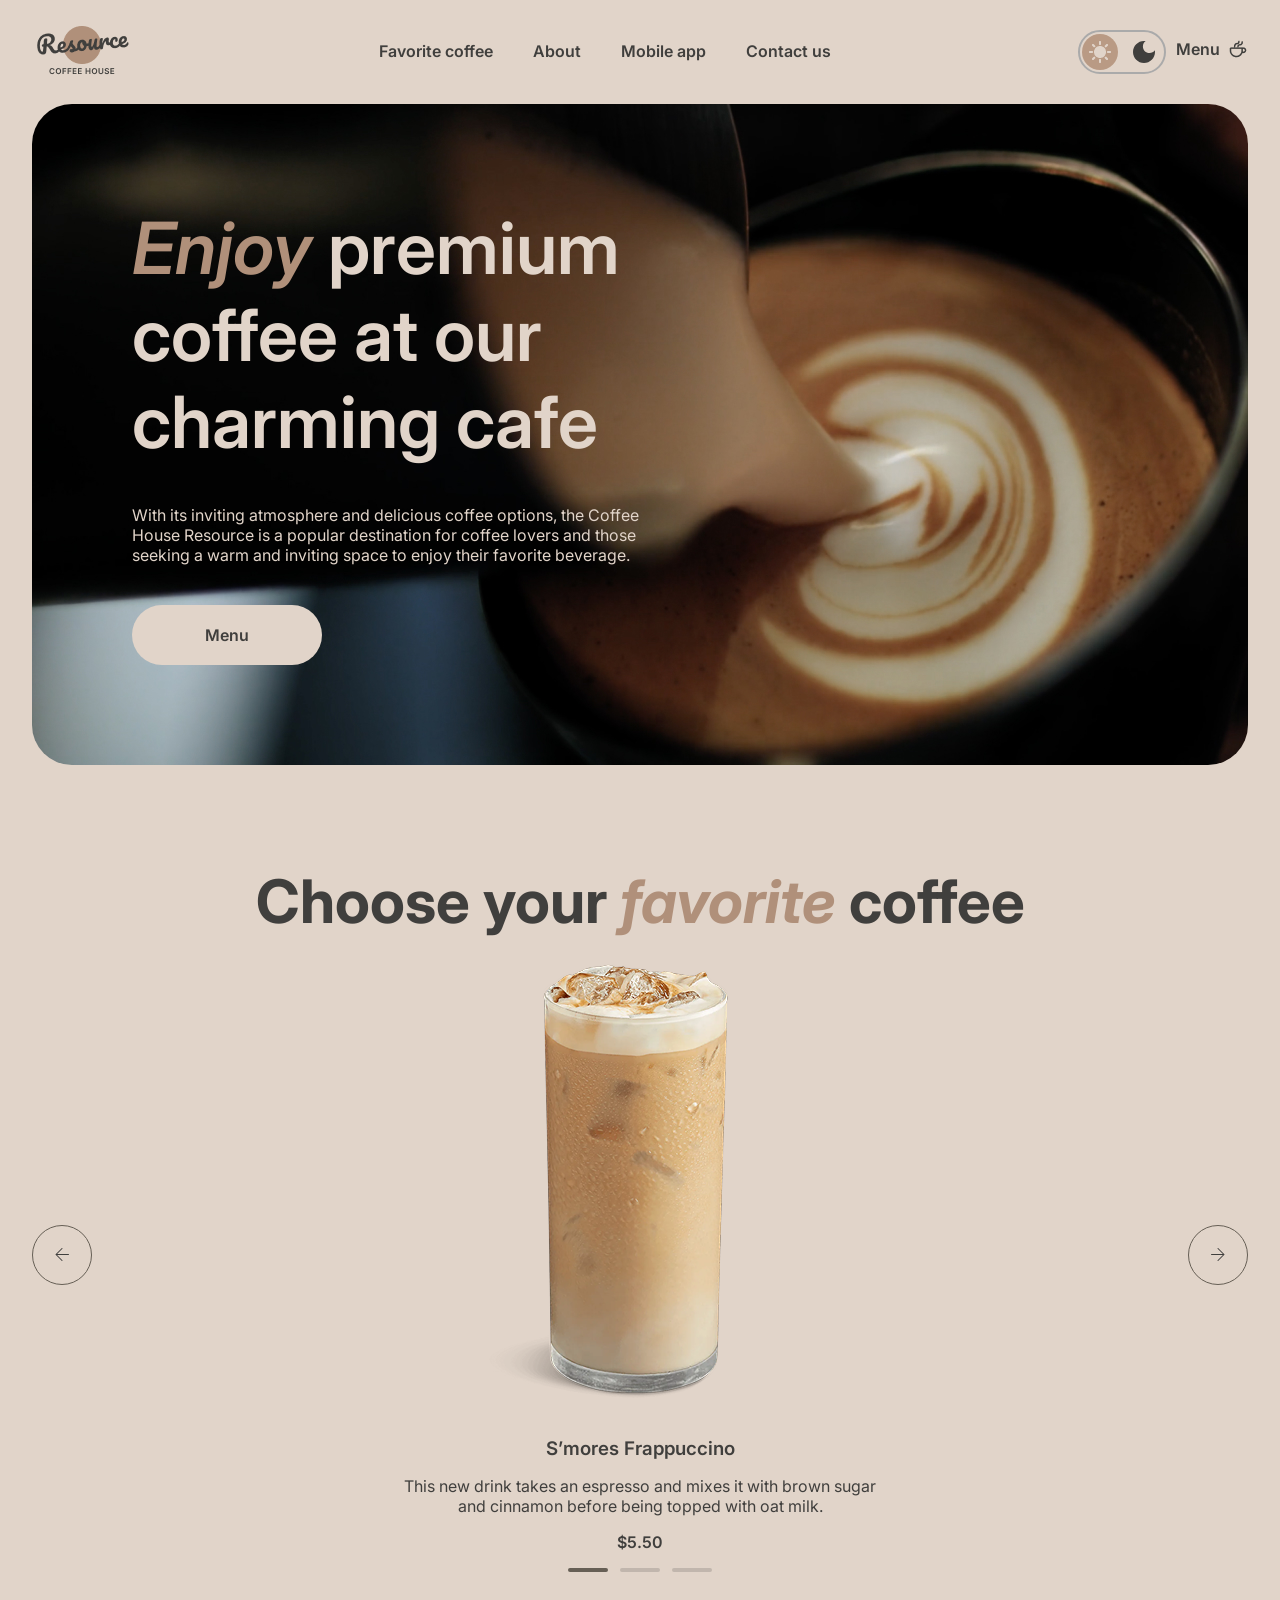
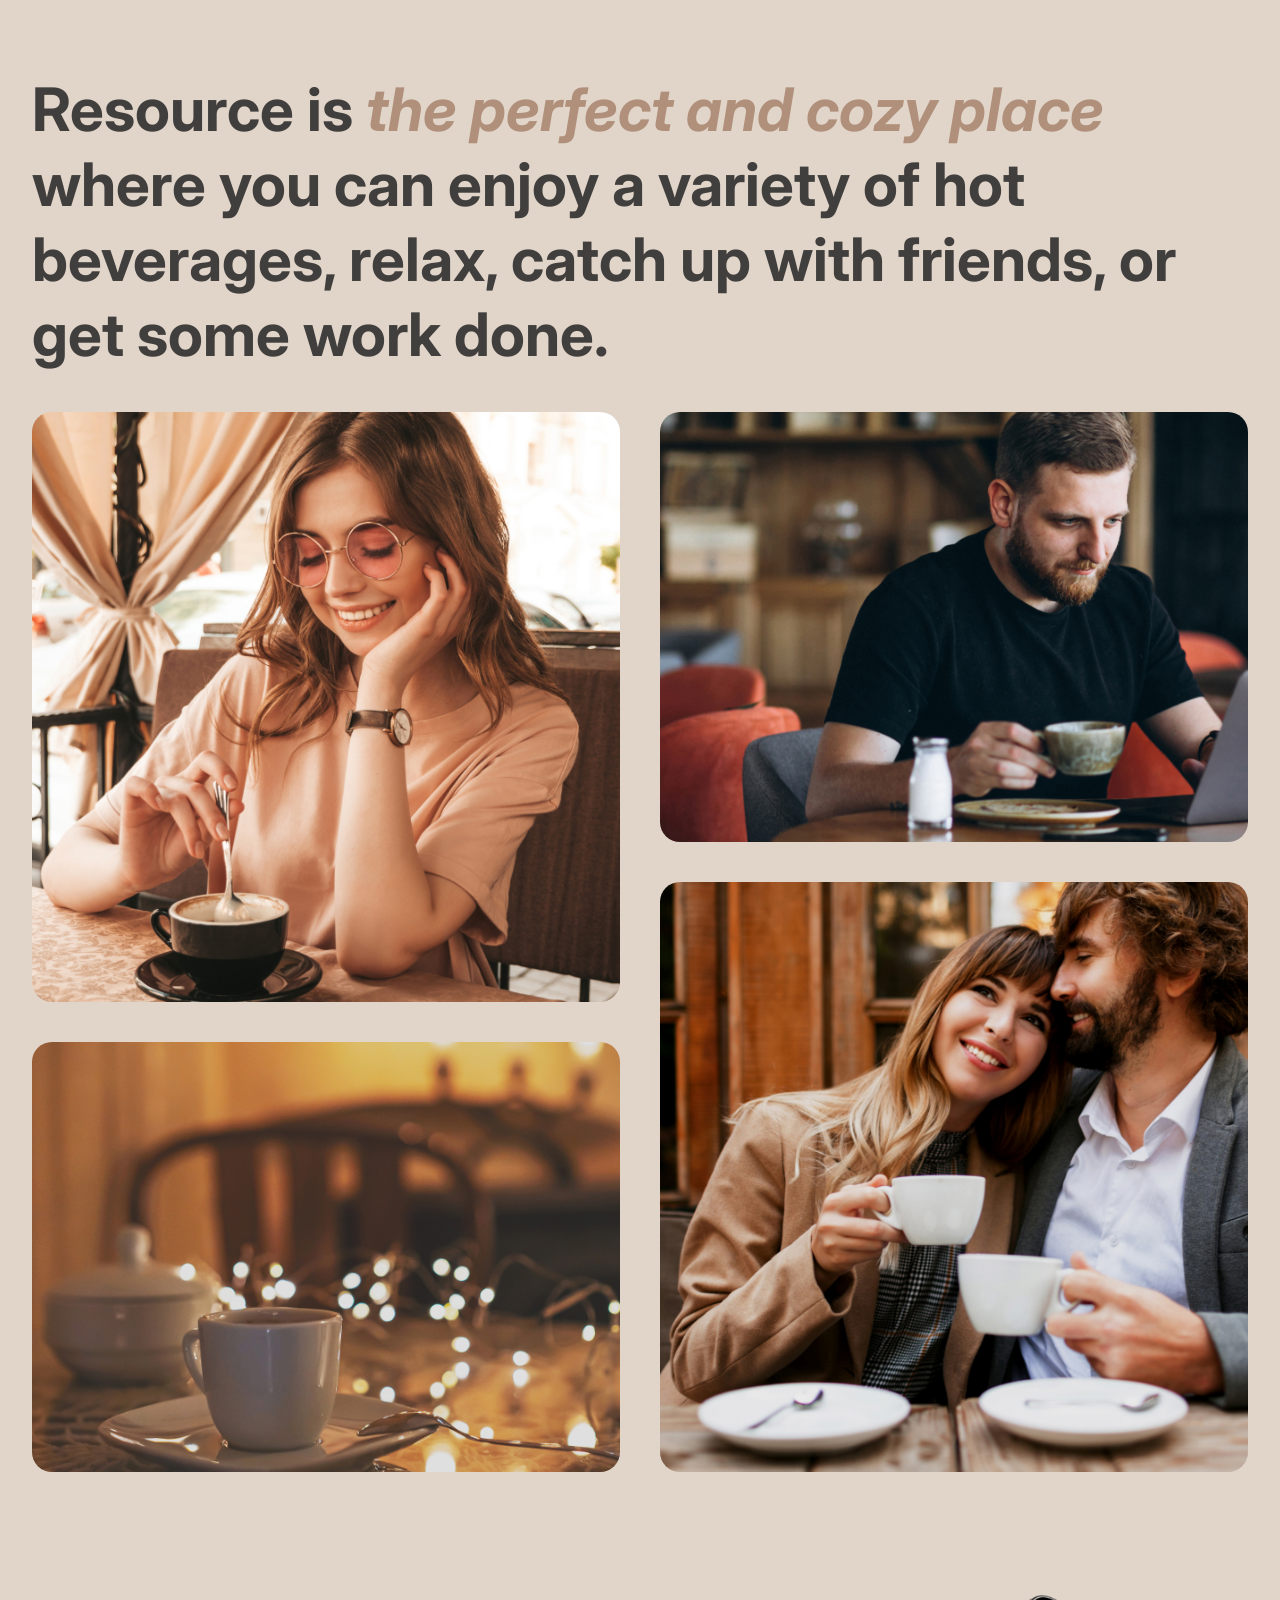
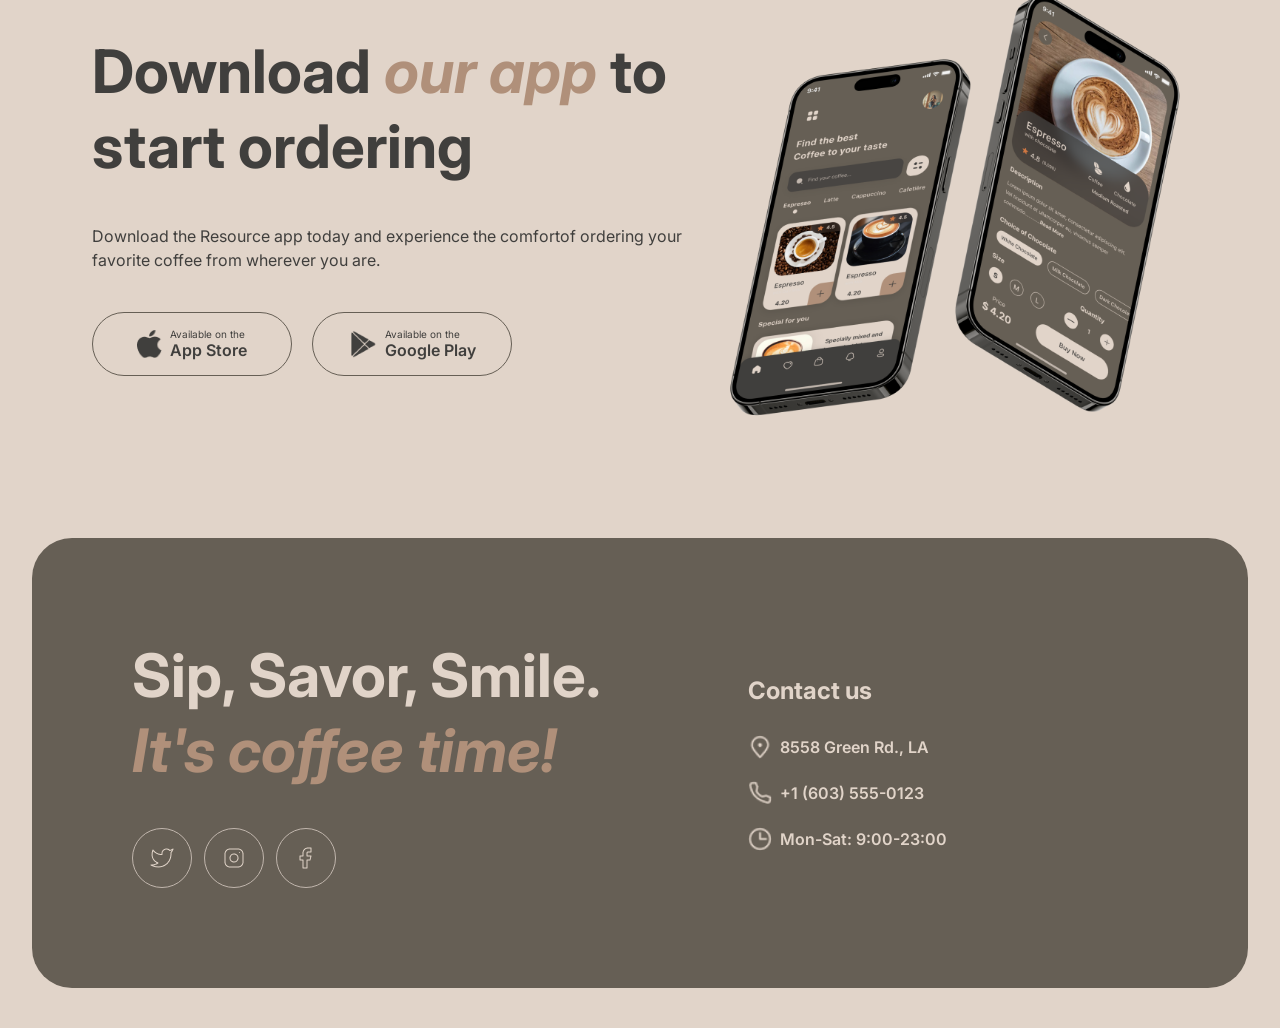
<file: index.html>
<!DOCTYPE html>
<html lang="en">
<head>
    <meta charset="UTF-8">
    <meta name="viewport" content="width=device-width, initial-scale=1.0">
    <link rel="shortcut icon" href="./images/cup.png" type="image/x-icon">
    <link rel="stylesheet" href="./styles/style.css">
    <title>Resource</title>
</head>
<body>
    <div class="burger_menu">
        <div class="burger_links">
            <a href="#favourite">Favorite coffee</a>
            <a href="#about">About</a>
            <a href="#mobile">Mobile app</a>
            <a href="#contact">Contact us</a>
            <a href="./menu.html">Menu</a>
        </div>
    </div>
    <header>
        <div class="container">
            <nav>
                <div class="logo"><img src="./images/logo.png" alt="logo"></div>
                <div class="nav_links">
                    <a href="#favourite">Favorite coffee</a>
                    <a href="#about">About</a>
                    <a href="#mobile">Mobile app</a>
                    <a href="#contact">Contact us</a>
                </div>
                <div class="settings">
                    <div class="theme" id="theme">
                        <div class="hover_circle"></div>
                        <div class="theme_circle"></div>
                        <div class="icons">
                            <div class="icon"><img src="./images/Sun.png" alt="Sun"></div>
                            <div class="icon moon"><img src="./images/Moon.svg" alt="Moon"></div>
                        </div>
                    </div>
                    <div class="menu_cup">
                        <a href="./menu.html">Menu</a>
                        <div class="cup"><img src="./images/coffee-cup.png" alt="coffy-cup"></div>
                    </div>
                    <div class="burger">
                        <span></span>
                        <span></span>
                    </div>
                </div>
            </nav>
        </div>
    </header>
    <main>
        <div class="container">
            <section class="intro">
                <h1><span>Enjoy</span> premium coffee at our charming cafe</h1>
                <p>With its inviting atmosphere and delicious coffee options, the Coffee House Resource is a popular destination for coffee lovers and those seeking a warm and inviting space to enjoy their favorite beverage.</p>
                <a href="#">
                    <span class="text">Menu</span>
                    <span class="icon">
                        <img src="./images/coffee-cup.png" alt="coffee-cup">
                    </span>
                </a>
            </section>
            <section class="favourite_coffee" id="favourite">
                <h2>Choose your <span>favorite</span> coffee</h2>
                <div class="swap_block">
                    <div class="swap swap_prewious"><img src="./images/arrow.png" alt="arrow"></div>
                    <div class="coffee">
                        <div class="img"><img src="./images/coffee-slider-1.png" alt="coffee-slider"></div>
                        <h3>S’mores Frappuccino</h3>
                        <p>This new drink takes an espresso and mixes it with brown sugar and cinnamon before being topped with oat milk.</p>
                        <p class="price">$5.50</p>
                        <div class="slide_indicator">
                            <div class="indicator active"></div>
                            <div class="indicator"></div>
                            <div class="indicator"></div>
                        </div>
                    </div>
                    <div class="swap swap_next"><img src="./images/arrow.png" alt="arrow"></div>
                </div>
            </section>
            <section class="collage" id="about">
                <h2>Resource is <span>the perfect and cozy place</span> where you can enjoy a variety of hot beverages, relax, catch up with friends, or get some work done.</h2>
                <div class="collage_images">
                    <div class="collage_images_part">
                        <div class="collage_image">
                            <img src="./images/about-1.jpg" alt="about-1">
                        </div>
                        <div class="collage_image">
                            <img src="./images/about-2.jpg" alt="about-2">
                        </div>
                    </div>
                    <div class="collage_images_part">
                        <div class="collage_image">
                            <img src="./images/about-3.jpg" alt="about-3">
                        </div>
                        <div class="collage_image">
                            <img src="./images/about-4.jpg" alt="about-4">
                        </div>
                    </div>
                </div>
            </section>
            <section class="download" id="mobile">
                <div class="download_text">
                    <h2>Download <span>our app</span> to start ordering</h2>
                    <p>Download the Resource app today and experience the comfortof ordering your favorite coffee from wherever you are.</p>
                    <div class="download_buttons">
                        <a href="#" class="download_button">
                            <img src="./images/apple.png" alt="App Store">
                            <span>
                                <small>Available on the</small>
                                App Store
                            </span>
                        </a>
                        <a href="#" class="download_button">
                            <img src="./images/play_market.png" alt="Google Play">
                            <span>
                                <small>Available on the</small>
                                Google Play
                            </span>
                        </a>
                    </div>
                </div>
                <div class="download_image">
                    <img src="./images/mobile-screens.png" alt="Mobile application">
                </div>
            </section>
        </div>
    </main>
    <footer>
        <div class="container">
            <div class="footer" id="contact">
                <div class="footer_left">
                    <h2>
                        Sip, Savor, Smile.<br>
                        <span>It's coffee time!</span>
                    </h2>
                    <div class="socials">
                        <a href="#">
                            <img src="./images/twitter.png" alt="Twitter">
                        </a>
                        <a href="#">
                            <img src="./images/instagram.png" alt="Instagram">
                        </a>
                        <a href="#">
                            <img src="./images/facebook.png" alt="Facebook">
                        </a>
                    </div>
                </div>
                <div class="footer_contact">
                    <h3>Contact us</h3>
                    <a href="https://www.google.com/maps?q">
                        <img src="./images/pin-alt.png" alt="pin-alt">
                        8558 Green Rd., LA
                    </a>
                    <a href="tel:+16035550123">
                        <img src="./images/phone.png" alt="phone">
                        +1 (603) 555-0123
                    </a>
                    <p>
                        <img src="./images/clock.png" alt="clock">
                        Mon-Sat: 9:00-23:00
                    </p>
                </div>
            </div>
        </div>
    </footer>
    <script src="./scripts/script.js"></script>
    <script src="./scripts/index.js"></script>
</body>
</html>
</file>
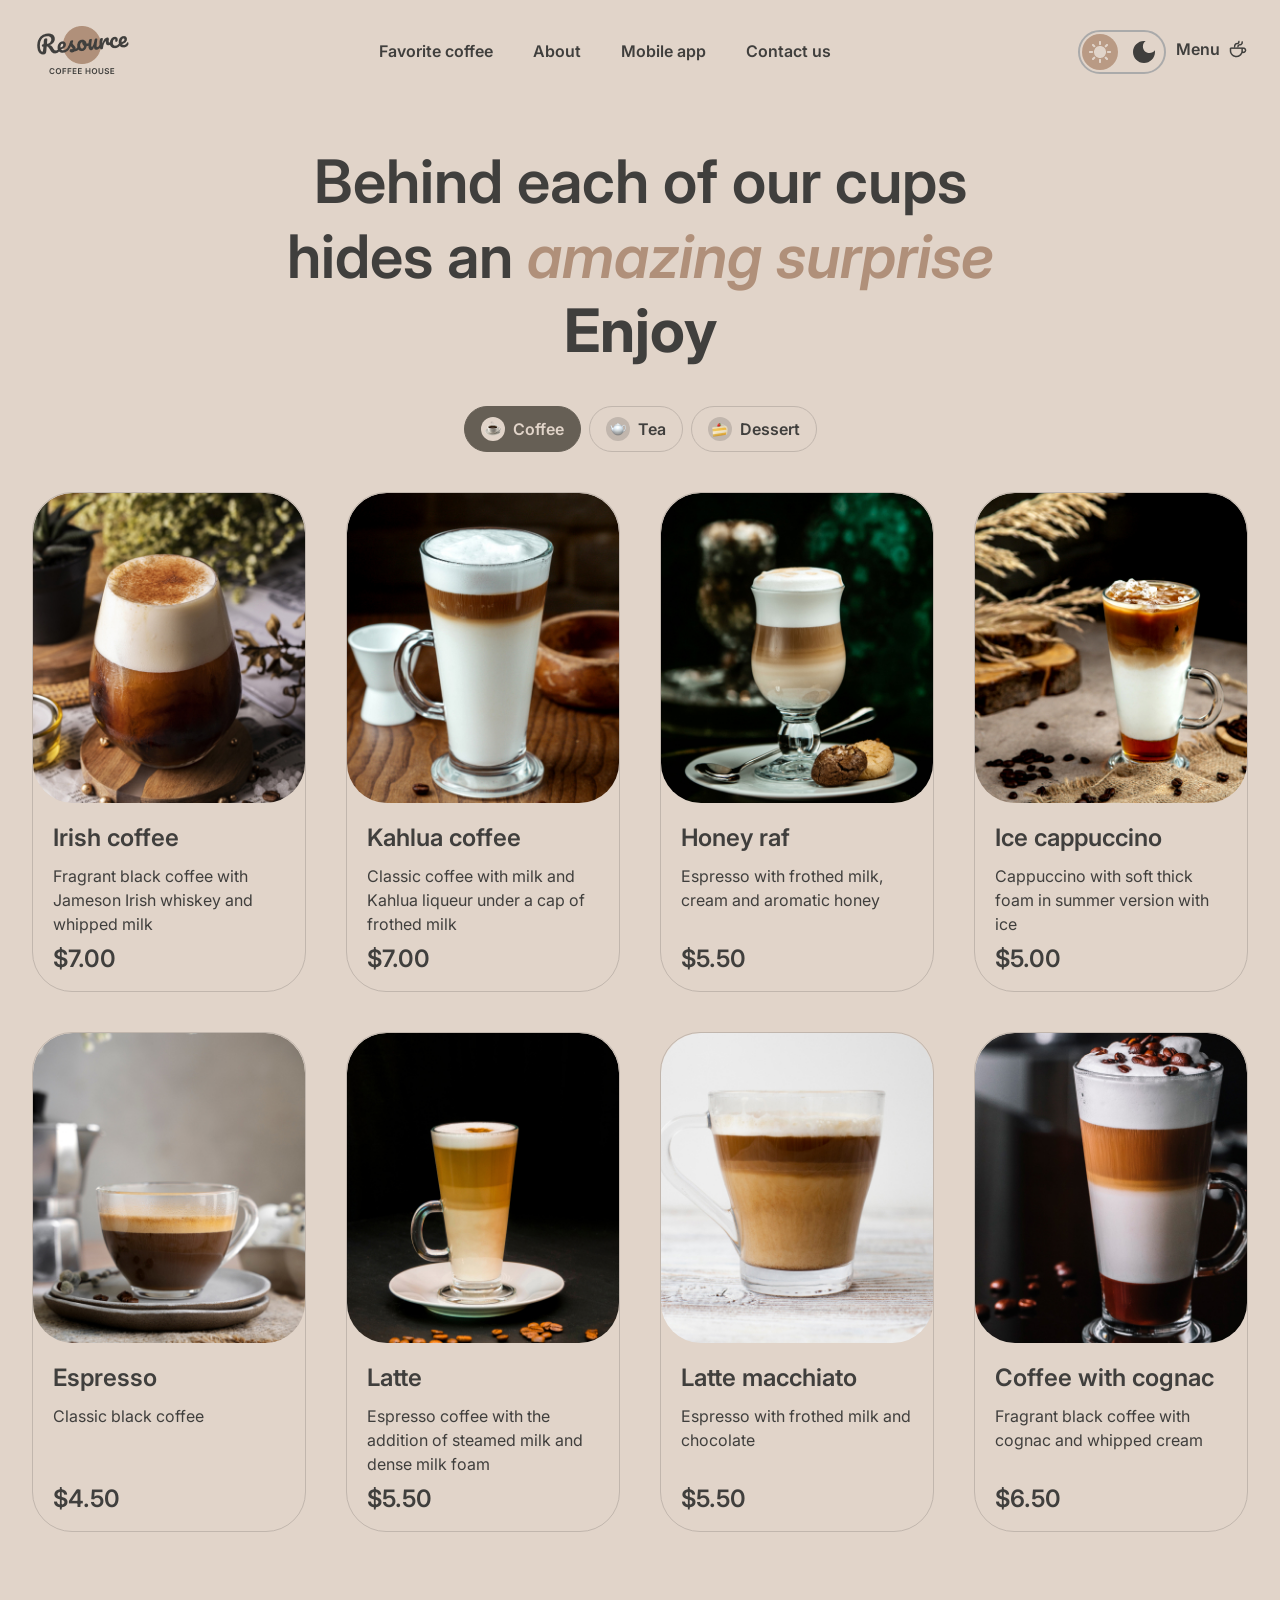
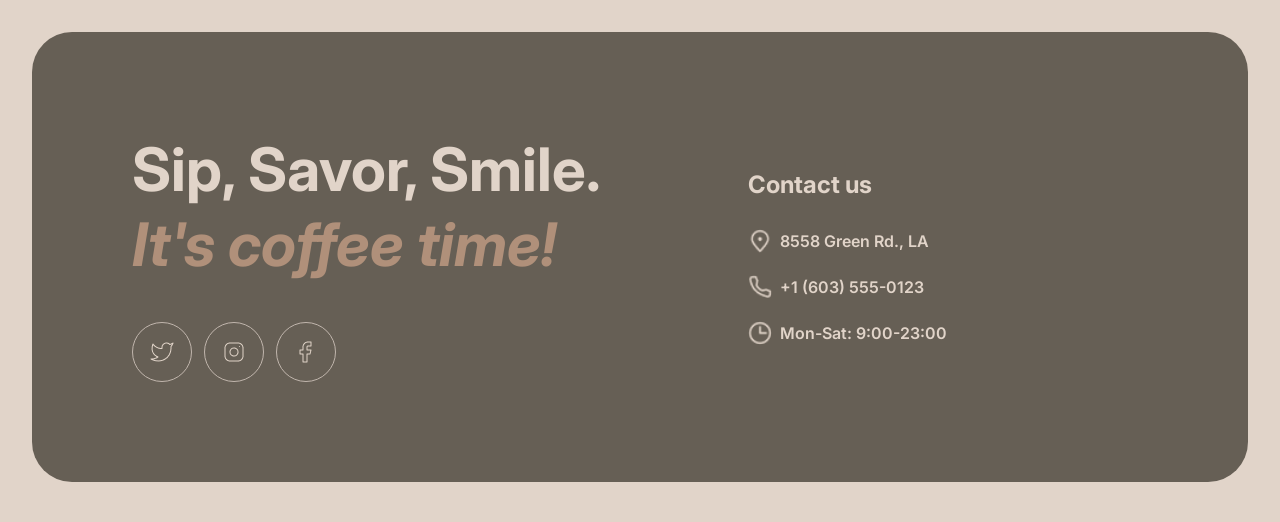
<file: menu.html>
<!DOCTYPE html>
<html lang="en">
<head>
    <meta charset="UTF-8">
    <meta name="viewport" content="width=device-width, initial-scale=1.0">
    <link rel="shortcut icon" href="./images/cup.png" type="image/x-icon">
    <link rel="stylesheet" href="./styles/style.css">
    <title>Menu</title>
</head>
<body>
    <div class="menu_modal">
        <div class="modal">
            <div class="modal_image">
                <img src="./images/menu/coffee-1.jpg" alt="Irish coffee">
            </div>
            <div class="modal_content">
                <h3>Irish coffee</h3>
                <p>Fragrant black coffee with Jameson Irish whiskey and whipped milk</p>
                <div class="modal_option">
                    <span>Size</span>
                    <div class="modal_buttons">
                        <button class="modal_button sizeS_btn active">
                            <span>S</span>
                            <p class="sizeS">300 ml</p>
                        </button>
                        <button class="modal_button sizeM_btn">
                            <span>M</span>
                            <p class="sizeM">300 ml</p>
                        </button>
                        <button class="modal_button sizeL_btn">
                            <span>L</span>
                            <p class="sizeL">300 ml</p>
                        </button>
                    </div>
                </div>
                <div class="modal_option">
                    <span>Additives</span>
                    <div class="modal_buttons additives"></div>
                </div>
                <div class="modal_total">
                    <span>Total:</span>
                    <span class="price">$7.00</span>
                </div>
                <div class="modal_info">
                    <span>ⓘ</span>
                    <p>The cost is not final. Download our mobile app to see the final price and place your order. Earn loyalty points and enjoy your favorite coffee with up to 20% discount.</p>
                </div>
                <button class="modal_close">Close</button>
            </div>
        </div>
    </div>
    <div class="burger_menu">
        <div class="burger_links">
            <a href="./index.html#favourite">Favorite coffee</a>
            <a href="./index.html#about">About</a>
            <a href="./index.html#mobile">Mobile app</a>
            <a href="./index.html#contact">Contact us</a>
            <a href="./menu.html">Menu</a>
        </div>
    </div>
    <header>
        <div class="container">
            <nav>
                <a href="./index.html">
                    <div class="logo">
                        <img src="./images/logo.png" alt="logo">
                    </div>
                </a>
                <div class="nav_links">
                    <a href="./index.html#favourite">Favorite coffee</a>
                    <a href="./index.html#about">About</a>
                    <a href="./index.html#mobile">Mobile app</a>
                    <a href="./index.html#contact">Contact us</a>
                </div>
                <div class="settings">
                    <div class="theme" id="theme">
                        <div class="hover_circle"></div>
                        <div class="theme_circle"></div>
                        <div class="icons">
                            <div class="icon">
                                <img src="./images/Sun.png" alt="Sun">
                            </div>
                            <div class="icon">
                                <img class="moon" src="./images/Moon.svg" alt="Moon">
                            </div>
                        </div>
                    </div>
                    <div class="menu_cup">
                        <a href="#">Menu</a>
                        <div class="cup">
                            <img src="./images/coffee-cup.png" alt="coffee cup">
                        </div>
                    </div>
                    <div class="burger">
                        <span></span>
                        <span></span>
                    </div>
                </div>
            </nav>
        </div>
    </header>
    <main>
        <div class="container">
            <section class="menu">
                <h1 class="h1_menu">
                    Behind each of our cups
                    hides an <span>amazing surprise</span>
                </h1>
                <h2>Enjoy</h2>
                <div class="menu_categories">
                    <button class="category active" id="coffee">
                        <span class="category_icon"><img src="./images/cup.png" alt="cup"></span>
                        Coffee
                    </button>
                    <button class="category" id="tea">
                        <span class="category_icon"><img src="./images/teapot.png" alt="teapot"></span>
                        Tea
                    </button>
                    <button class="category" id="dessert">
                        <span class="category_icon"><img src="./images/cake.png" alt="cake"></span>
                        Dessert
                    </button>
                </div>
                <div class="menu_cards">
                    <!-- <div class="menu_card">
                        <div class="menu_card_image">
                            <img src="./images/menu/coffee-1.jpg" alt="Irish coffee">
                        </div>
                        <div class="menu_card_content">
                            <h3>Irish coffee</h3>
                            <p>
                                Fragrant black coffee with Jameson Irish whiskey and whipped milk
                            </p>
                            <div class="menu_price">$7.00</div>
                        </div>
                    </div>
                    <div class="menu_card">
                        <div class="menu_card_image">
                            <img src="./images/menu/coffee-2.jpg" alt="Kahlua coffee">
                        </div>
                        <div class="menu_card_content">
                            <h3>Kahlua coffee</h3>
                            <p>
                                Classic coffee with milk and Kahlua liqueur under a cap of frothed milk
                            </p>
                            <div class="menu_price">$7.00</div>
                        </div>
                    </div>
                    <div class="menu_card">
                        <div class="menu_card_image">
                            <img src="./images/menu/coffee-3.jpg" alt="Honey raf">
                        </div>
                        <div class="menu_card_content">
                            <h3>Honey raf</h3>
                            <p>
                                Espresso with frothed milk, cream and aromatic honey
                            </p>
                            <div class="menu_price">$5.50</div>
                        </div>
                    </div>
                    <div class="menu_card">
                        <div class="menu_card_image">
                            <img src="./images/menu/coffee-4.jpg" alt="Ice cappuccino">
                        </div>
                        <div class="menu_card_content">
                            <h3>Ice cappuccino</h3>
                            <p>
                                Cappuccino with soft thick foam in summer version with ice
                            </p>
                            <div class="menu_price">$5.00</div>
                        </div>
                    </div>
                    <div class="menu_card">
                        <div class="menu_card_image">
                            <img src="./images/menu/coffee-5.jpg" alt="Espresso">
                        </div>
                        <div class="menu_card_content">
                            <h3>Espresso</h3>
                            <p>
                                Classic black coffee
                            </p>
                            <div class="menu_price">$4.50</div>
                        </div>
                    </div>
                    <div class="menu_card">
                        <div class="menu_card_image">
                            <img src="./images/menu/coffee-6.jpg" alt="Latte">
                        </div>
                        <div class="menu_card_content">
                            <h3>Latte</h3>
                            <p>
                                Espresso coffee with the addition of steamed milk and dense milk foam
                            </p>
                            <div class="menu_price">$5.50</div>
                        </div>
                    </div>
                    <div class="menu_card">
                        <div class="menu_card_image">
                            <img src="./images/menu/coffee-7.jpg" alt="Latte macchiato">
                        </div>
                        <div class="menu_card_content">
                            <h3>Latte macchiato</h3>
                            <p>
                                Espresso with frothed milk and chocolate
                            </p>
                            <div class="menu_price">$5.50</div>
                        </div>
                    </div>
                    <div class="menu_card">
                        <div class="menu_card_image">
                            <img src="./images/menu/coffee-8.jpg" alt="Coffee with cognac">
                        </div>
                        <div class="menu_card_content">
                            <h3>Coffee with cognac</h3>
                            <p>
                                Fragrant black coffee with cognac and whipped cream
                            </p>
                            <div class="menu_price">$6.50</div>
                        </div>
                    </div> -->
                </div>
                <div class="show_more_flex">
                    <button type="button" class="show_more">Показать еще</button>
                </div>
            </section>
        </div>
    </main>
    <footer>
        <div class="container">
            <div class="footer">
                <div class="footer_left">
                    <h2>
                        Sip, Savor, Smile.<br>
                        <span>It's coffee time!</span>
                    </h2>
                    <div class="socials">
                        <a href="#">
                            <img src="./images/twitter.png" alt="Twitter">
                        </a>
                        <a href="#">
                            <img src="./images/instagram.png" alt="Instagram">
                        </a>
                        <a href="#">
                            <img src="./images/facebook.png" alt="Facebook">
                        </a>
                    </div>
                </div>
                <div class="footer_contact">
                    <h3>Contact us</h3>
                    <a href="https://www.google.com/maps?q" target="_blank">
                        <img src="./images/pin-alt.png" alt="pin-alt">
                        8558 Green Rd., LA
                    </a>
                    <a href="tel:+16035550123">
                        <img src="./images/phone.png" alt="phone">
                        +1 (603) 555-0123
                    </a>
                    <p>
                        <img src="./images/clock.png" alt="clock">
                        Mon-Sat: 9:00-23:00
                    </p>
                </div>
            </div>
        </div>
    </footer>
    <script src="./scripts/script.js"></script>
    <script src="./scripts/menu.js"></script>
</body>
</html>
</file>
<file: styles/style.css>
@import url('https://fonts.googleapis.com/css2?family=Inter:ital,opsz,wght@0,14..32,100..900;1,14..32,100..900&display=swap');

*{
    box-sizing: border-box;
    margin: 0;
    padding: 0;
    font-family: "Inter", sans-serif;
}

html {
    scroll-behavior: smooth;
}

body{
    background: #E1D4C9;
}

.container{
    max-width: 1360px;
    width: 95%;
    margin: 0 auto;
}

header{
    margin-top: 20px;
}

nav{
    display: flex;
    justify-content: space-between;
    align-items: center;
}

.nav_links{
    display: flex;
    gap: 40px;
}

.nav_links a{
    border-bottom: 2px solid transparent;
    transition: .1s;
}

.nav_links a:hover{
    border-bottom: 2px solid #403F3D;
}

a{
    color: #403F3D;
    font-weight: 600;
    text-decoration: none;
}

.menu_cup{
    display: flex;
    gap: 8px;
    border-bottom: 2px solid transparent;
    transition: .1s;
}

.menu_cup:hover{
    border-bottom: 2px solid #403F3D;
}

.settings{
    display: flex;
    gap: 10px;
    align-items: center;
}

.theme {
    position: relative;
    width: 88px;
    height: 44px;
    border: 2px solid #aaa;
    border-radius: 22px;
    cursor: pointer;
    overflow: hidden;
}

.theme input {
    display: none;
}

.theme_circle {
    position: absolute;
    width: 36px;
    height: 36px;
    top: 2px;
    left: 2px;
    border-radius: 50%;
    background: #b99a84;

    transition: 0.25s ease-in-out;
}

.hover_circle {
    position: absolute;
    width: 36px;
    height: 36px;
    top: 2px;
    left: 45px;
    border-radius: 50%;
    background: #665F55;
    opacity: 0;

    transition: 0.25s ease-in-out;
}

.theme:hover .hover_circle{
    opacity: 1;
}

.theme:hover .icons .icon:nth-child(2) img{
    filter: brightness(0) saturate(100%) invert(84%) sepia(8%) saturate(350%) hue-rotate(345deg) brightness(94%) contrast(88%);
}

.icons {
    position: relative;
    z-index: 1;
    width: 100%;
    height: 100%;
    display: flex;
    align-items: center;
    justify-content: space-between;
    padding: 0 8px;
    box-sizing: border-box;
    pointer-events: none;
}

.icon{
    display: flex;
    align-items: center;
    justify-content: center;
}


.icons img {
    width: 22px;
    height: 22px;
    object-fit: contain;
}

.icon:nth-child(1) img{
    margin-left: 1px;
}

.icon:nth-child(2) img{
    margin-right: 1px;
}

main{
    margin-top: 20px;
}

.intro{
    background: url("../images/img-hero.jpg");
    padding: 100px;
    border-radius: 40px;

}

h1{
    font-size: 72px;
    font-weight: 600;
    color: #E1D4C9;
    width: 530px;
}

.intro p{
    width: 530px;
    margin: 40px 0;
    color: #E1D4C9;
}

.intro a {
    width: 190px;
    height: 60px;
    display: flex;
    align-items: center;
    justify-content: center;
    gap: 0;
    background: #E1D4C9;
    border-radius: 100px;
    transition: gap .2s ease;
}

.intro a .icon {
    display: flex;
    align-items: center;
    max-width: 0;
    opacity: 0;
    overflow: hidden;
    transition:
        max-width .2s ease,
        opacity .2s ease;
}

.intro a .icon img {
    display: block;
    width: 16px;
    height: 16px;
    flex-shrink: 0;
}

.intro a:hover {
    gap: 8px;
}

.intro a:hover .icon {
    max-width: 16px;
    opacity: 1;
}

h1 span{
    font-style: italic;
    color: #B0907A;
}

.favourite_coffee{
    margin-top: 100px;
}

h2{
    font-size: 60px;
    color: #403F3D;
    text-align: center;
}

h2 span{
    font-style: italic;
    color: #B0907A;
}

.swap_block{
    display: flex;
    align-items: center;
    justify-content: space-between;
}

.coffee{
    max-width: 480px;
    display: flex;
    flex-direction: column;
    gap: 16px;
    transition: opacity 0.3s ease;
}

.coffee.fade {
    opacity: 0;
}

.coffee h3{
    color: #403F3D;
    text-align: center;
    font-weight: 600;
}

.coffee p{
    color: #403F3D;
    text-align: center;
    font-size: 16px;
}

.price{
    font-size: 24px;
    font-weight: 600;
}

.slide_indicator{
    display: flex;
    justify-content: center;
    gap: 12px;
}

.indicator{
    width: 40px;
    height: 4px;
    border-radius: 3px;
    background: #C1B6AD;
}

.indicator.active{
    background: #665F55;
}

.swap_prewious{
    transform: rotate(180deg);
}

.swap{
    display: flex;
    justify-content: center;
    align-items: center;
    border-radius: 50%;
    border: #665F55 1px solid;
    height: 60px;
    width: 60px;
    transition: .1s;
}

.swap:hover{
    background: #665F55;
    
}

.swap:hover img{
    filter: brightness(0) invert(1);
}

.collage{
    margin-top: 100px;
}

.collage h2{
    text-align: left;
    line-height: 125%;
}

.collage_images{
    display: flex;
    gap: 40px;
    width: 100%;
    margin-top: 40px;
}

.collage_images_part{
    display: flex;
    flex-direction: column;
    gap: 40px;
    width: 50%;
}

.collage_images_part:nth-child(1) .collage_image{
    width: 100%;
    max-width: 660px;
    max-height: 590px;
}

.collage_images_part:nth-child(1) .collage_image:nth-child(2){
    height: 430px;
}

.collage_images_part:nth-child(2) .collage_image{
    width: 100%;
    max-width: 660px;
    max-height: 590px;
}

.collage_images_part:nth-child(2) .collage_image:nth-child(1){
    height: 430px;
}

.collage_image{
    border-radius: 20px;
    overflow: hidden;
}

.collage_image:hover img{
    transform: scale(1);
}

.collage_image img{
    width: 100%;
    height: 100%;
    object-fit: cover;
    object-position: center;
    transition: .1s ease;
    transform: scale(1.1);
}

.download {
    margin-top: 100px;
    display: flex;
    justify-content: space-between;
    align-items: center;
    padding: 0 60px;
}

.download_text {
    max-width: 630px;
}

.download h2 {
    text-align: left;
    font-size: 60px;
    line-height: 125%;
}

.download h2 span {
    color: #B0907A;
    font-style: italic;
}

.download_text p {
    max-width: 600px;
    margin: 40px 0;
    color: #403F3D;
    line-height: 150%;
}

.download_buttons {
    display: flex;
    flex-wrap: wrap;
    gap: 20px;
}

.download_button {
    width: 200px;
    height: 64px;
    display: flex;
    align-items: center;
    justify-content: center;
    gap: 8px;
    border: 1px solid #665F55;
    border-radius: 100px;
    transition: .2s;
}

.download_button:nth-child(1) img {
    width: 25px;
    height: 28px;
}

.download_button img {
    width: 28px;
    height: 28px;
}

.download_button span {
    display: flex;
    flex-direction: column;
    color: #403F3D;
    font-size: 16px;
    font-weight: 600;
}

.download_button small {
    font-size: 10px;
    font-weight: 400;
}

.download_button:hover {
    background: #665F55;
}

.download_button:hover span {
    color: #E1D4C9;
}

.download_button:hover img {
    filter: brightness(0) invert(1);
}

.download_image {
    width: 630px;
}

.download_image img {
    width: 100%;
    display: block;
}

footer {
    margin-top: 100px;
    padding-bottom: 40px;
}

.footer {
    min-height: 450px;

    padding: 100px;

    display: flex;
    justify-content: space-between;
    align-items: center;

    background: #665F55;
    border-radius: 40px;
}

.footer_left h2 {
    color: #E1D4C9;

    font-size: 60px;
    line-height: 125%;

    text-align: left;
}

.footer_left h2 span {
    color: #B0907A;
    font-style: italic;
}

.socials {
    display: flex;
    gap: 12px;

    margin-top: 40px;
}

.socials a {
    width: 60px;
    height: 60px;

    display: flex;
    align-items: center;
    justify-content: center;

    border: 1px solid #C1B6AD;
    border-radius: 50%;

    transition: .2s;
}

.socials img {
    width: 24px;
    height: 24px;
}

.socials a:hover {
    background: #E1D4C9;
}

.socials a:hover img {
    filter: brightness(0) saturate(100%);
}

.footer_contact {
    display: flex;
    flex-direction: column;
    gap: 20px;
    min-width: 400px;
}

.footer_contact h3 {
    margin-bottom: 10px;
    color: #E1D4C9;
    font-size: 24px;
}

.footer_contact a,
.footer_contact p {
    display: flex;
    align-items: center;
    gap: 8px;
    width: max-content;
    color: #E1D4C9;
    font-size: 16px;
    font-weight: 600;
}

.footer_contact a {
    border-bottom: 2px solid transparent;
    transition: .2s;
}

.footer_contact a:hover {
    border-bottom: 2px solid #E1D4C9;
}

.footer_contact img {
    width: 24px;
    height: 24px;
}

.menu {
    margin-top: 60px;
}

.menu h1 {
    width: 100%;
    max-width: 800px;
    margin: 0 auto;
    color: #403F3D;
    text-align: center;
    font-size: 60px;
    line-height: 125%;
}

.menu h1 span {
    color: #B0907A;
    font-style: italic;
}

.menu_categories {
    display: flex;
    justify-content: center;
    gap: 8px;
    margin-top: 40px;
}

.show_more{
    color: #403F3D;
    cursor: pointer;
}

body.dark .show_more{
    color: #E1D4C9;
}

.coffee .img img {
    max-width: 480px;
}

.show_more_flex{
    display: none;
    width: 100%;
    justify-content: center;
}

.show_more_flex button{
    border: none;
    background: transparent;
}

.category {
    height: 46px;
    display: flex;
    align-items: center;
    gap: 8px;
    padding: 0 16px;
    border: 1px solid #C1B6AD;
    border-radius: 100px;
    background: transparent;
    color: #403F3D;
    font-family: "Inter", sans-serif;
    font-size: 16px;
    font-weight: 600;
    cursor: pointer;
    transition: .2s;
}

.category_icon {
    width: 24px;
    height: 24px;
    display: flex;
    align-items: center;
    justify-content: center;
    border-radius: 50%;
    background: #C1B6AD;
    font-size: 14px;
}

.category:hover,
.category.active {
    background: #665F55;
    border-color: #665F55;
    color: #E1D4C9;
}

.category.active .category_icon,
.category:hover .category_icon {
    background: #E1D4C9;
}

.menu_cards {
    display: grid;
    grid-template-columns: repeat(4, 1fr);
    gap: 40px;
    margin-top: 40px;
}

.menu_card {
    height: 500px;
    border: 1px solid #C1B6AD;
    border-radius: 40px;
    overflow: hidden;
    cursor: pointer;
    transition: .2s;
}

.menu_card_image {
    width: 100%;
    height: 310px;
    overflow: hidden;
    border-radius: 40px;
}

.menu_card_image img {
    width: 100%;
    height: 100%;
    display: block;
    object-fit: cover;
    object-position: center;
    transform: scale(1.05);
    transition: .2s;
}

.menu_card:hover .menu_card_image img {
    transform: scale(1);
}


.menu_card_content {
    height: 190px;
    padding: 20px 20px 20px;
    display: flex;
    flex-direction: column;
}

.menu_card_content h3 {
    color: #403F3D;
    font-size: 24px;
    font-weight: 600;
}

.menu_card_content p {
    margin-top: 12px;
    color: #403F3D;
    font-size: 16px;
    line-height: 150%;
}

.menu_price {
    margin-top: auto;

    color: #403F3D;

    font-size: 24px;
    font-weight: 600;
}

.burger {
    display: none;
    transition: .2s;
}

.burger_menu{
    display: none;
}

.close_btn{
    position: relative;
    margin-top: 30px;
    width: 100%;
    display: flex;
    justify-content: right;
    padding: 0 30px;
}

.close_btn img{
    width: 20px;
}

body.dark .burger_menu{
    background: #292826;
}

body.dark .close_btn img{
    filter: brightness(0) invert(1);;
}

.burger_menu{
    position: fixed;
    top: 100px;
    right: 0;
    height: 100vh;
    background: #E1D4C9;
    z-index: 100;
    width: 100%;
    transform: translateX(100%);
    transition: .4s ease-in;
}

.burger_links{
    margin-top: 100px;
    width: 100%;
    display: flex;
    justify-content: center;
    flex-direction: column;
    align-items: center;
    gap: 20px;
}

.burger span{
    transition: .2s;
}

.burger span:nth-child(1).active {
    transform: rotate(45deg);
}

.burger span:nth-child(2).active {
    transform: rotate(-45deg);
}

.burger.active{
    gap: 0;
}

.burger_links a{
    border-bottom: 2px solid transparent;
    transition: .2s;
}

.burger_links a:hover{
    border-bottom: 2px solid #403F3D;
}

.burger_menu.active{
    transform: translateX(0%);
}


.menu_modal{
    position: fixed;
    top: 0;
    left: 0;
    width: 100%;
    height: 100vh;
    display: none;
    align-items: center;
    justify-content: center;
    padding: 20px;
    background: rgba(64, 63, 61, .8);
    z-index: 100;
}

.hide_show_more{
    display: none !important;
}

.modal{
    width: 100%;
    max-width: 688px;
    display: flex;
    gap: 20px;
    padding: 20px;
    background: #E1D4C9;
    border-radius: 40px;
}

.modal_image{
    width: 310px;
    height: 310px;
    flex-shrink: 0;
    overflow: hidden;
    border-radius: 20px;
}

.modal_image img{
    width: 100%;
    height: 100%;
    display: block;
    object-fit: cover;
}

.modal_content{
    width: 100%;
    display: flex;
    flex-direction: column;
    gap: 16px;
    color: #403F3D;
}

.modal_content h3{
    font-size: 24px;
    font-weight: 600;
}

.modal_content > p{
    font-size: 16px;
    line-height: 150%;
}

.modal_option{
    display: flex;
    flex-direction: column;
    gap: 8px;
}

.modal_option > span{
    font-size: 16px;
}

.modal_buttons{
    display: flex;
    flex-wrap: wrap;
    gap: 8px;
}

.modal_button{
    height: 46px;
    display: flex;
    align-items: center;
    gap: 8px;
    padding: 0 12px 0 4px;
    border: 1px solid #C1B6AD;
    border-radius: 100px;
    background: transparent;
    color: #403F3D;
    font-family: "Inter", sans-serif;
    font-size: 16px;
    font-weight: 600;
    cursor: pointer;
    transition: .2s;
}

.modal_button span{
    width: 36px;
    height: 36px;
    display: flex;
    align-items: center;
    justify-content: center;
    border-radius: 50%;
    background: #C1B6AD;
    font-size: 16px;
}

.modal_button:hover,
.modal_button.active{
    background: #665F55;
    border-color: #665F55;
    color: #E1D4C9;
}

.modal_button:hover span,
.modal_button.active span{
    background: #E1D4C9;
    color: #403F3D;
}

.modal_total{
    margin-top: auto;
    padding-top: 4px;
    display: flex;
    justify-content: space-between;
    font-size: 24px;
    font-weight: 600;
}

.modal_info{
    padding-top: 12px;
    display: flex;
    gap: 8px;
    border-top: 1px solid #C1B6AD;
}

.modal_info > span{
    flex-shrink: 0;
    font-size: 14px;
}

.modal_info p{
    font-size: 10px;
    line-height: 130%;
    font-weight: 600;
}

.modal_close{
    width: 100%;
    height: 44px;
    border: 1px solid #665F55;
    border-radius: 100px;
    background: transparent;
    color: #403F3D;
    font-family: "Inter", sans-serif;
    font-size: 16px;
    font-weight: 600;
    cursor: pointer;
    transition: .2s;
}

.modal_close:hover{
    background: #665F55;
    color: #E1D4C9;
}

/* dark theme*/

body.dark {
    background: #292826;
}

body.dark .modal {
    background: #403F3D;
}

body.dark .modal_button.active {
    background: #292826;
}

body.dark .modal_button {
    color: #E1D4C9;
}

body.dark .modal_close {
    color: #E1D4C9;
}

body.dark .modal_option span {
    color: #E1D4C9;
}

body.dark .modal_total span {
    color: #E1D4C9;
}

body.dark .modal_button span {
    color: #292826;
}



body.dark .cup img{
    filter: brightness(0) saturate(100%)
            invert(84%) sepia(8%)
            saturate(350%) hue-rotate(345deg)
            brightness(94%) contrast(88%);
}

body.dark a {
    color: #E1D4C9;
}

body.dark .nav_links a:hover {
    border-bottom-color: #E1D4C9;
}

body.dark .menu_cup:hover {
    border-bottom-color: #E1D4C9;
}

body.dark .theme_circle {
    left: 45px;
}

body.dark .theme:hover .hover_circle {
    opacity: 0;
}

body.dark .theme .icon:nth-child(2) img {
    filter: brightness(0) saturate(100%)
            invert(84%) sepia(8%)
            saturate(350%) hue-rotate(345deg)
            brightness(94%) contrast(88%);
}

body.dark .burger {
    border-color: #665F55;
}

body.dark .burger span {
    background: #E1D4C9;
}

body.dark .intro a {
    background: #292826;
}

body.dark .intro a .icon img {
    filter: brightness(0) invert(1);
}

body.dark h2 {
    color: #E1D4C9;
}

body.dark h3 {
    color: #E1D4C9;
}

body.dark p {
    color: #E1D4C9;
}

body.dark .coffee h3 {
    color: #E1D4C9;
}

body.dark .coffee p {
    color: #E1D4C9;
}

body.dark .indicator {
    background: #665F55;
}

body.dark .indicator.active {
    background: #C1B6AD;
}

body.dark .swap {
    border-color: #C1B6AD;
}

body.dark .swap img {
    filter: brightness(0) invert(1);
}

body.dark .swap:hover {
    background: #665F55;
}

body.dark .swap:hover img {
    filter: brightness(0) invert(1);
}

body.dark .download_text p {
    color: #E1D4C9;
}

body.dark .download_button {
    border-color: #C1B6AD;
}

body.dark .download_button span {
    color: #E1D4C9;
}

body.dark .download_button img {
    filter: brightness(0) invert(1);
}

body.dark .download_button:hover {
    background: #665F55;
}

body.dark .download_button:hover span {
    color: #E1D4C9;
}

body.dark .download_button:hover img {
    filter: brightness(0) invert(1);
}

body.dark .footer {
    background: #403F3D;
}

body.dark .footer_left h2 {
    color: #E1D4C9;
}

body.dark .footer_left h2 span {
    color: #B0907A;
}

body.dark .footer_contact h3 {
    color: #E1D4C9;
}

body.dark .footer_contact a,
body.dark .footer_contact p {
    color: #E1D4C9;
}

body.dark .footer_contact a:hover {
    border-bottom-color: #E1D4C9;
}

body.dark .socials a {
    border-color: #665F55;
}

body.dark .socials a:hover {
    background: #E1D4C9;
}

body.dark .socials a:hover img {
    filter: brightness(0) saturate(100%);
}

body.dark .menu h1 {
    color: #E1D4C9;
}

body.dark .menu h1 span {
    color: #B0907A;
}

body.dark .category {
    background: transparent;
    border-color: #665F55;
    color: #E1D4C9;
}

body.dark .category_icon {
    background: #403F3D;
}

body.dark .category:hover,
body.dark .category.active {
    background: #665F55;
    border-color: #665F55;
    color: #E1D4C9;
}

body.dark .category.active .category_icon,
body.dark .category:hover .category_icon {
    background: #E1D4C9;
}

body.dark .menu_card {
    background: #292826;
    border-color: #665F55;
}

body.dark .menu_card_content h3 {
    color: #E1D4C9;
}

body.dark .menu_card_content p {
    color: #E1D4C9;
}

body.dark .menu_price {
    color: #E1D4C9;
}

@media (max-width: 1200px) {
      .menu_cards {
        grid-template-columns: repeat(2, 1fr);
        gap: 20px;
        margin-top: 40px;
    }

    .footer {
        min-height: auto;
        padding: 60px;
        display: flex;
        flex-direction: column;
        align-items: flex-start;
        gap: 80px;
        border-radius: 40px;
    }
}

@media (max-width: 768px) {
    .burger_menu{
        display: block;
    }

    .container {
        width: calc(100% - 80px);
    }

    header {
        margin-top: 20px;
    }

    .nav_links,
    .menu_cup {
        display: none;
    }

    .burger {
        width: 44px;
        height: 44px;
        display: flex;
        flex-direction: column;
        justify-content: center;
        align-items: center;
        gap: 5px;
        border: 1px solid #665F55;
        border-radius: 50%;
        cursor: pointer;
    }

    .burger span {
        width: 16px;
        height: 1px;
        background: #403F3D;
    }

    .settings {
        gap: 8px;
    }

    .intro {
        padding: 60px;
        background-position: center;
        background-size: cover;
        border-radius: 40px;
    }

    h1 {
        width: auto;
        font-size: 42px;
        line-height: 115%;
    }

    .intro p {
        width: auto;
        margin: 40px 0;
        line-height: 150%;
    }

    .favourite_coffee {
        margin-top: 80px;
    }

    h2 {
        font-size: 32px;
        line-height: 125%;
    }

    .swap_block {
        margin-top: 40px;
    }

    .coffee {
        max-width: 480px;
    }

    .coffee .img img {
        max-width: 100%;
    }

    .swap {
        width: 60px;
        height: 60px;
        flex-shrink: 0;
    }

    .collage {
        margin-top: 80px;
    }

    .collage h2 {
        line-height: 125%;
        font-size: 60px;
    }

    .collage_images {
        margin-top: 40px;
        display: flex;
        flex-direction: column;
        gap: 40px;
    }

    .collage_images_part {
        width: 100%;
        gap: 40px;
    }

    .collage_images_part:nth-child(1) .collage_image,
    .collage_images_part:nth-child(2) .collage_image {
        width: 100%;
        height: 590px;
    }

    .collage_images_part:nth-child(1) .collage_image:nth-child(2),
    .collage_images_part:nth-child(2) .collage_image:nth-child(1) {
        height: 430px;
    }

    .collage_images_part:nth-child(1) .collage_image:nth-child(2){
        display: none;
    }

    .collage_images_part:nth-child(2) .collage_image:nth-child(1){
        display: none;
    }

    .download {
        margin-top: 80px;
        padding: 0;
        display: flex;
        flex-direction: column;
        align-items: flex-start;
    }

    .download_text {
        max-width: none;
    }

    .download h2 {
        font-size: 32px;
        line-height: 125%;
    }

    .download_text p {
        margin: 40px 0;
    }

    .download_text h2{
        font-size: 60px;
    }

    .download_buttons {
        gap: 20px;
    }

    .download_button {
        width: 200px;
    }

    .download_image {
        width: 100%;
        margin-top: 40px;
    }


    footer {
        margin-top: 80px;
        padding-bottom: 40px;
    }

    .footer_left h2 {
        font-size: 60px;
        line-height: 125%;
    }

    .socials {
        margin-top: 40px;
    }

    .socials a {
        width: 50px;
        height: 50px;
    }

    .footer_contact {
        min-width: 0;
        gap: 20px;
    }

    .footer_contact h3 {
        font-size: 24px;
    }

    .menu {
        margin-top: 60px;
    }

    .menu h1 {
        width: auto;
        font-size: 42px;
        line-height: 115%;
    }

    .menu_categories {
        margin-top: 40px;
    }

    .menu_card {
        height: 500px;
    }

    .menu_card:nth-child(5), .menu_card:nth-child(6), .menu_card:nth-child(7), .menu_card:nth-child(8) {
       display: none;
    }

    .menu_card:nth-child(5).show, .menu_card:nth-child(6).show, .menu_card:nth-child(7).show, .menu_card:nth-child(8).show {
       display: block;
    }

    .show_more{
        display: block;
    }

    .menu_card_image {
        height: 310px;
    }

    .menu_card_content {
        padding: 20px;
    }

    .menu_card_content h3 {
        font-size: 24px;
    }

    .menu_card_content p {
        font-size: 16px;
    }

    .menu_price {
        font-size: 24px;
    }

    .show_more_flex{
        margin-top: 20px;
        display: flex;
    }

    .menu_modal{
        padding: 16px;
    }

    .modal{
        max-width: 400px;
        flex-direction: column;
        padding: 16px;
        border-radius: 20px;
    }

    .modal_image{
        width: 100%;
        height: 250px;
    }

    .modal_content h3{
        font-size: 24px;
    }

    .modal_buttons{
        gap: 6px;
    }
}

@media (max-width: 600px) {
    .menu_cards {
        grid-template-columns: 1fr;
        gap: 20px;
        margin-top: 32px;
    }

    .favourite_coffee h2,
    .collage h2,
    .download h2,
    .footer_left h2 {
        font-size: 32px;
        font-weight: 600;
        line-height: 125%;
    }

    .show_more{
        transition: .1s;
    }

    .show_more:hover{
        transform: scale(1.1);
    }
}

@media (max-width: 460px){
    .container {
        width: calc(100% - 32px);
    }

    header {
        margin-top: 12px;
    }

    .settings {
        gap: 8px;
    }

    .theme {
        width: 88px;
        height: 44px;
    }

    .burger {
        width: 44px;
        height: 44px;
    }

    .intro h1,
    .menu h1 {
        font-size: 42px;
        font-weight: 600;
        line-height: 115%;
    }

    .intro {
        padding: 60px 16px;
        border-radius: 20px;
    }

    .intro p {
        width: auto;
        margin: 32px 0;
        font-size: 16px;
        line-height: 150%;
    }

    .favourite_coffee {
        margin-top: 60px;
    }

    .price {
        font-size: 24px !important;
    }

    .collage {
        margin-top: 60px;
    }

    .collage_images {
        margin-top: 32px;
        flex-direction: column;
        gap: 20px;
    }

    .collage_images_part {
        width: 100%;
        gap: 20px;
    }

    .collage_images_part:nth-child(1) .collage_image,
    .collage_images_part:nth-child(2) .collage_image {
        width: 100%;
        height: 590px;

        aspect-ratio: 1 / 1;
    }

    .collage_images_part:nth-child(1) .collage_image:nth-child(2),
    .collage_images_part:nth-child(2) .collage_image:nth-child(1) {
        display: none;
    }

    .download {
        margin-top: 60px;
        padding: 0;
        flex-direction: column;
        align-items: flex-start;
    }

    .download_text {
        max-width: none;
        width: 100%
    }

    .download_text h2{
        width: 100%;
    }

    .download_text p {
        margin: 32px 0;
        font-size: 16px;
        line-height: 150%;
    }

    .download_buttons {
        flex-direction: column;
        align-items: center;
        gap: 12px;
    }

    .download_button {
        width: 200px;
        height: 64px;
    }

    .download_image {
        width: 100%;
        margin-top: 40px;
    }

    footer {
        margin-top: 60px;
        padding-bottom: 20px;
    }

    .footer {
        min-height: 0;
        padding: 40px 20px;
        flex-direction: column;
        align-items: flex-start;
        gap: 60px;
        border-radius: 20px;
    }

    .socials {
        margin-top: 32px;
    }

    .socials a {
        width: 50px;
        height: 50px;
    }

    .footer_contact {
        min-width: 0;
        gap: 16px;
    }

    .footer_contact h3 {
        font-size: 24px;
    }

    .menu {
        margin-top: 40px;
    }

    .menu h1 {
        width: auto;
        font-size: 32px;
        line-height: 115%;
    }

    .menu h2{
        font-size: 24px;
    }

    .menu_categories {
        margin-top: 32px;
    }

    .category {
        height: 40px;
        padding: 0 12px;
        font-size: 14px;
    }

    .category_icon {
        width: 20px;
        height: 20px;
        font-size: 12px;
    }

    .menu_card {
        height: 500px;
    }

    .menu_card_image {
        height: 310px;
    }

    .swap{
        display: none;
    }

    .swap_block {
        width: 100%;
        justify-content: center;
    }

    .coffee .img img {
        width: 100%;
    }

    .coffee h3 {
        font-size: 24px;
    }

    .coffee p {
        font-size: 16px;
        line-height: 150%;
    }
}
</file>
